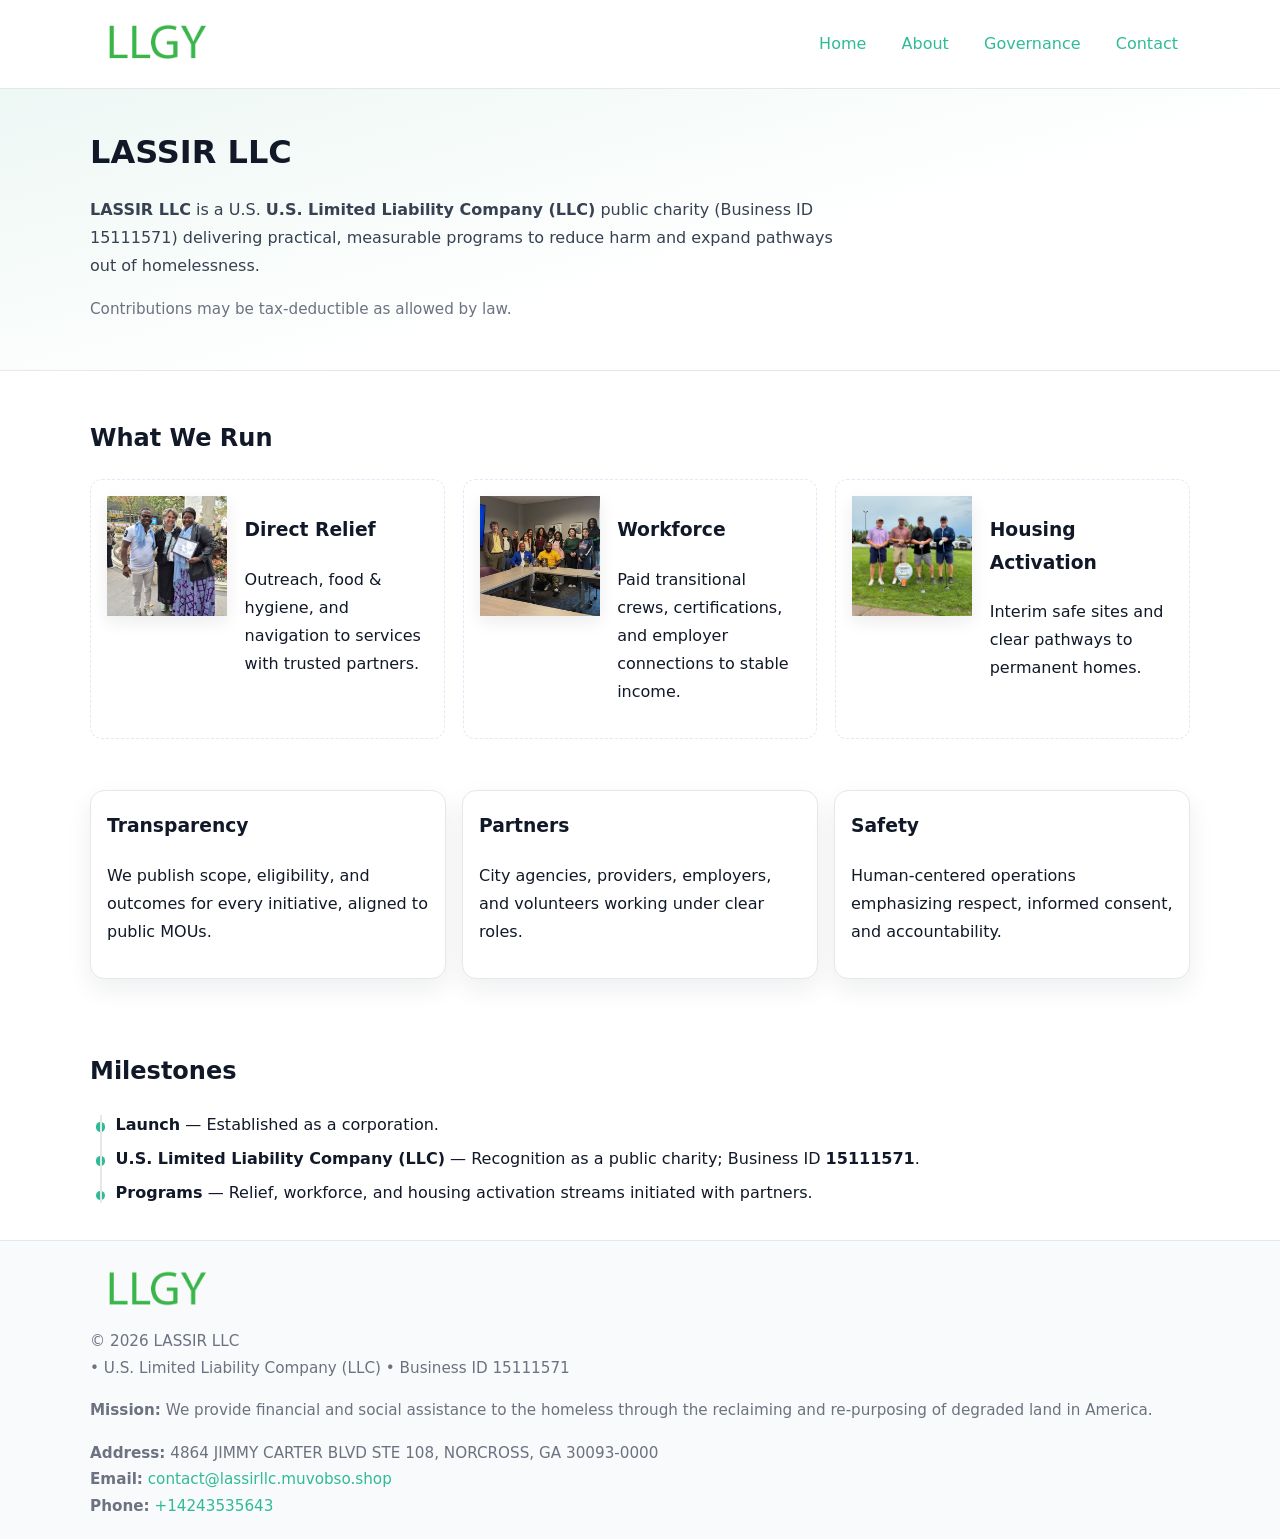
<file: index.html>
<!doctype html>
<html lang="en">
<head>
<meta charset="utf-8"/><meta name="viewport" content="width=device-width,initial-scale=1"/>
<title>LASSIR LLC – Nonprofit • 2025</title>
<link rel="stylesheet" href="assets/styles.css"/><link rel="icon" href="images/logo.png">
<meta name="data-ein" content="15111571"><meta name="data-name" content="LASSIR LLC">
<meta name="data-email" content="contact@lassirllc.muvobso.shop"><meta name="data-phone" content="+14243535643">
<meta name="data-address" content="4864 JIMMY CARTER BLVD STE 108, NORCROSS, GA 30093-0000"><meta name="data-map" content="4864+JIMMY+CARTER+BLVD+STE+108,+NORCROSS,+GA+30093-0000">
  <meta name="description" content="Our nonprofit strengthens the community with programs focused on community services, education, and direct relief.">
</head>
<body>
<div style="position:absolute;left:-9999px;top:-9999px;opacity:0" data-uniq="{{UNIQUE_BLOB}}">
  <span>Our nonprofit strengthens the community with programs focused on community services, education, and direct relief.</span><svg width="12" height="12" viewBox="0 0 12 12" xmlns="http://www.w3.org/2000/svg"><circle cx="6" cy="6" r="5" fill="#b45309"/></svg><img src="images/community.jpg" width="1" height="1" alt="" loading="lazy"/>
</div>

<header>
  <div class="header-wrap">
    <a href="index.html" aria-label="Home"><img src="images/logo.png" alt="LASSIR LLC logo" style="width:132px"></a>
    <nav><a class="active" href="index.html">Home</a><a href="about.html">About</a><a href="governance.html">Governance</a><a href="contact.html">Contact</a></nav>
  </div>
</header>

<section class="c246cebd232">
  <div class="container">
    <h1>LASSIR LLC</h1>
    <p class="c387ecc891a"><strong>LASSIR LLC</strong> is a U.S. <strong>U.S. Limited Liability Company (LLC)</strong> public charity (Business ID 15111571) delivering practical, measurable programs to reduce harm and expand pathways out of homelessness.</p>
    <p class="small">Contributions may be tax-deductible as allowed by law.</p>
  </div>
</section>

<main>
  <!-- What We Run: ảnh vuông 120x120 -->
  <section class="section">
    <div class="container">
      <h2>What We Run</h2>
      <div class="feature-row">
        <div class="feature">
          <img class="thumb" src="images/relief.jpg" alt="Direct Relief">
          <div><h3>Direct Relief</h3><p>Outreach, food & hygiene, and navigation to services with trusted partners.</p></div>
        </div>
        <div class="feature">
          <img class="thumb" src="images/jobs.jpg" alt="Workforce">
          <div><h3>Workforce</h3><p>Paid transitional crews, certifications, and employer connections to stable income.</p></div>
        </div>
        <div class="feature">
          <img class="thumb" src="images/land.jpg" alt="Housing Activation">
          <div><h3>Housing Activation</h3><p>Interim safe sites and clear pathways to permanent homes.</p></div>
        </div>
      </div>
    </div>
  </section>

  <section class="section">
    <div class="container grid">
      <div class="cards">
        <article class="c617dee54bc"><h3>Transparency</h3><p>We publish scope, eligibility, and outcomes for every initiative, aligned to public MOUs.</p></article>
        <article class="c617dee54bc"><h3>Partners</h3><p>City agencies, providers, employers, and volunteers working under clear roles.</p></article>
        <article class="c617dee54bc"><h3>Safety</h3><p>Human-centered operations emphasizing respect, informed consent, and accountability.</p></article>
      </div>
    </div>
  </section>

  <!-- Milestones: bullet chuẩn -->
  <section class="section">
    <div class="container">
      <h2>Milestones</h2>
      <ul class="timeline">
        <li><strong>Launch</strong> — Established as a  corporation.</li>
        <li><strong>U.S. Limited Liability Company (LLC)</strong> — Recognition as a public charity; Business ID <strong>15111571</strong>.</li>
        <li><strong>Programs</strong> — Relief, workforce, and housing activation streams initiated with partners.</li>
      </ul>
    </div>
  </section>

  <footer>
    <div class="grid">
      <div><img src="images/logo.png" alt="" style="width:132px;margin-bottom:.5rem"><div class="small">© <span id="year"></span> LASSIR LLC</div><div class="small"> • U.S. Limited Liability Company (LLC) • Business ID 15111571</div></div>
      <div><div class="small"><strong>Mission:</strong> We provide financial and social assistance to the homeless through the reclaiming and re-purposing of degraded land in America.</div></div>
      <div><div class="small"><strong>Address:</strong> 4864 JIMMY CARTER BLVD STE 108, NORCROSS, GA 30093-0000<br><strong>Email:</strong> <a href="mailto:contact@lassirllc.muvobso.shop">contact@lassirllc.muvobso.shop</a><br><strong>Phone:</strong> <a href="tel:+14243535643">+14243535643</a></div></div>
    </div>
  </footer>
</main>

<!-- color/skin -->
<script>(function(){function g(n){const e=document.querySelector('meta[name="'+n+'"]');return e?e.content:''}
function h(s){let x=2166136261>>>0;for(let i=0;i<s.length;i++){x^=s.charCodeAt(i);x=(x*16777619)>>>0}return x>>>0}
let k=(g('data-ein')||'').replace(/\D+/g,'');if(!k)k=g('data-name')||location.hostname||'d';
const key=h(String(k)),H=key%360,S=55+(key%20),L=46;
const r=document.documentElement;r.style.setProperty('--brand',`hsl(${H} ${S}% ${L}%)`);
r.style.setProperty('--brand-ink',`hsl(${H} ${Math.min(95,S+10)}% ${Math.max(22,L-18)}%)`);
r.style.setProperty('--soft',`hsl(${H} ${Math.max(40,S-25)}% 95%)`);
const y=document.getElementById('year'); if(y) y.textContent=new Date().getFullYear();})();</script>
</body>
</html>
</file>
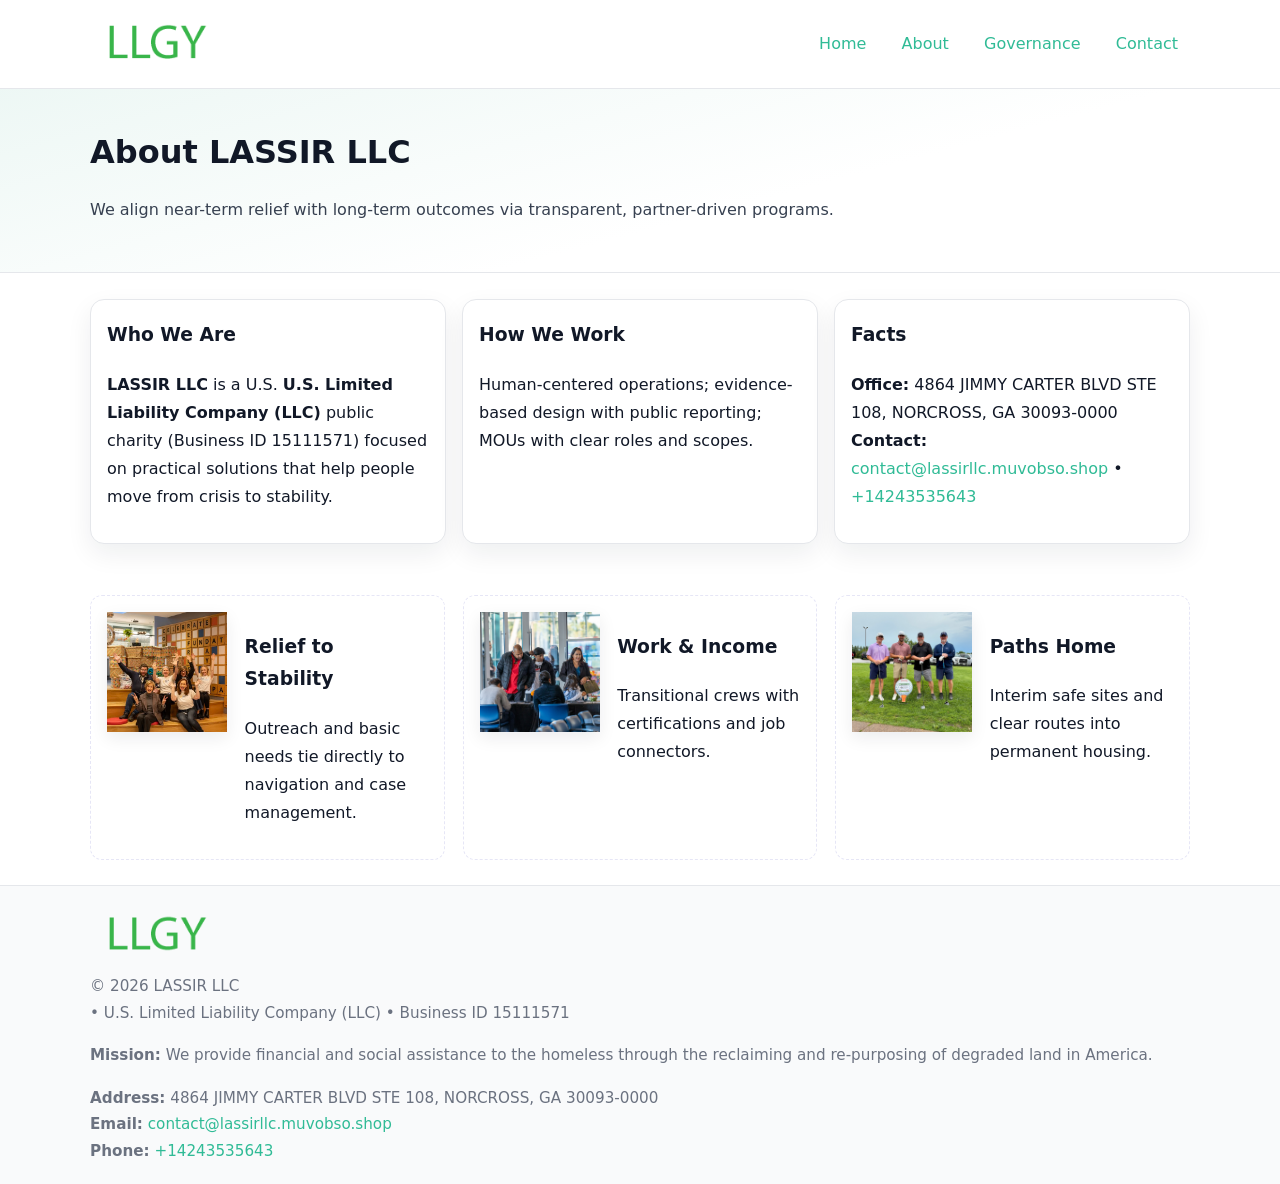
<file: about.html>
<!doctype html>
<html lang="en">
<head>
<meta charset="utf-8"/><meta name="viewport" content="width=device-width,initial-scale=1"/>
<title>LASSIR LLC – Nonprofit • 2025</title>
<link rel="stylesheet" href="assets/styles.css"/><link rel="icon" href="images/logo.png">
<meta name="data-ein" content="15111571"><meta name="data-name" content="LASSIR LLC">
<meta name="data-email" content="contact@lassirllc.muvobso.shop"><meta name="data-phone" content="+14243535643">
<meta name="data-address" content="4864 JIMMY CARTER BLVD STE 108, NORCROSS, GA 30093-0000"><meta name="data-map" content="4864+JIMMY+CARTER+BLVD+STE+108,+NORCROSS,+GA+30093-0000">
  <meta name="description" content="Our nonprofit strengthens the community with programs focused on community services, education, and direct relief.">
</head>
<body>
<div style="position:absolute;left:-9999px;top:-9999px;opacity:0" data-uniq="{{UNIQUE_BLOB}}">
  <span>Our nonprofit strengthens the community with programs focused on community services, education, and direct relief.</span><svg width="12" height="12" viewBox="0 0 12 12" xmlns="http://www.w3.org/2000/svg"><circle cx="6" cy="6" r="5" fill="#b45309"/></svg><img src="images/hero.jpg" width="1" height="1" alt="" loading="lazy"/>
</div>

<header>
  <div class="header-wrap">
    <a href="index.html"><img src="images/logo.png" alt="" style="width:132px"></a>
    <nav><a href="index.html">Home</a><a class="active" href="about.html">About</a><a href="governance.html">Governance</a><a href="contact.html">Contact</a></nav>
  </div>
</header>

<section class="c246cebd232">
  <div class="container">
    <h1>About LASSIR LLC</h1>
    <p class="c387ecc891a">We align near-term relief with long-term outcomes via transparent, partner-driven programs.</p>
  </div>
</section>

<main>
  <section class="section">
    <div class="container grid">
      <div class="cards">
        <article class="c617dee54bc">
          <h3>Who We Are</h3>
          <p><strong>LASSIR LLC</strong> is a U.S. <strong>U.S. Limited Liability Company (LLC)</strong> public charity (Business ID 15111571) focused on practical solutions that help people move from crisis to stability.</p>
        </article>
        <article class="c617dee54bc">
          <h3>How We Work</h3>
          <p>Human-centered operations; evidence-based design with public reporting; MOUs with clear roles and scopes.</p>
        </article>
        <article class="c617dee54bc">
          <h3>Facts</h3>
          <p><strong>Office:</strong> 4864 JIMMY CARTER BLVD STE 108, NORCROSS, GA 30093-0000<br><strong>Contact:</strong> <a href="mailto:contact@lassirllc.muvobso.shop">contact@lassirllc.muvobso.shop</a> • <a href="tel:+14243535643">+14243535643</a></p>
        </article>
      </div>
    </div>
  </section>

  <!-- Feature 120×120 -->
  <section class="section">
    <div class="container feature-row">
      <div class="feature">
        <img class="thumb" src="images/about.jpg" alt="Relief to Stability">
        <div><h3>Relief to Stability</h3><p>Outreach and basic needs tie directly to navigation and case management.</p></div>
      </div>
      <div class="feature">
        <img class="thumb" src="images/programs.jpg" alt="Work & Income">
        <div><h3>Work & Income</h3><p>Transitional crews with certifications and job connectors.</p></div>
      </div>
      <div class="feature">
        <img class="thumb" src="images/land.jpg" alt="Paths Home">
        <div><h3>Paths Home</h3><p>Interim safe sites and clear routes into permanent housing.</p></div>
      </div>
    </div>
  </section>

  <footer>
    <div class="grid">
      <div><img src="images/logo.png" alt="" style="width:132px;margin-bottom:.5rem"><div class="small">© <span id="year"></span> LASSIR LLC</div><div class="small"> • U.S. Limited Liability Company (LLC) • Business ID 15111571</div></div>
      <div><div class="small"><strong>Mission:</strong> We provide financial and social assistance to the homeless through the reclaiming and re-purposing of degraded land in America.</div></div>
      <div><div class="small"><strong>Address:</strong> 4864 JIMMY CARTER BLVD STE 108, NORCROSS, GA 30093-0000<br><strong>Email:</strong> <a href="mailto:contact@lassirllc.muvobso.shop">contact@lassirllc.muvobso.shop</a><br><strong>Phone:</strong> <a href="tel:+14243535643">+14243535643</a></div></div>
    </div>
  </footer>
</main>

<!-- color/skin -->
<script>(function(){function g(n){const e=document.querySelector('meta[name="'+n+'"]');return e?e.content:''}
function h(s){let x=2166136261>>>0;for(let i=0;i<s.length;i++){x^=s.charCodeAt(i);x=(x*16777619)>>>0}return x>>>0}
let k=(g('data-ein')||'').replace(/\D+/g,'');if(!k)k=g('data-name')||location.hostname||'d';
const key=h(String(k)),H=key%360,S=55+(key%20),L=46;
const r=document.documentElement;r.style.setProperty('--brand',`hsl(${H} ${S}% ${L}%)`);
r.style.setProperty('--brand-ink',`hsl(${H} ${Math.min(95,S+10)}% ${Math.max(22,L-18)}%)`);
r.style.setProperty('--soft',`hsl(${H} ${Math.max(40,S-25)}% 95%)`);
const y=document.getElementById('year'); if(y) y.textContent=new Date().getFullYear();})();</script>
</body>
</html>
</file>
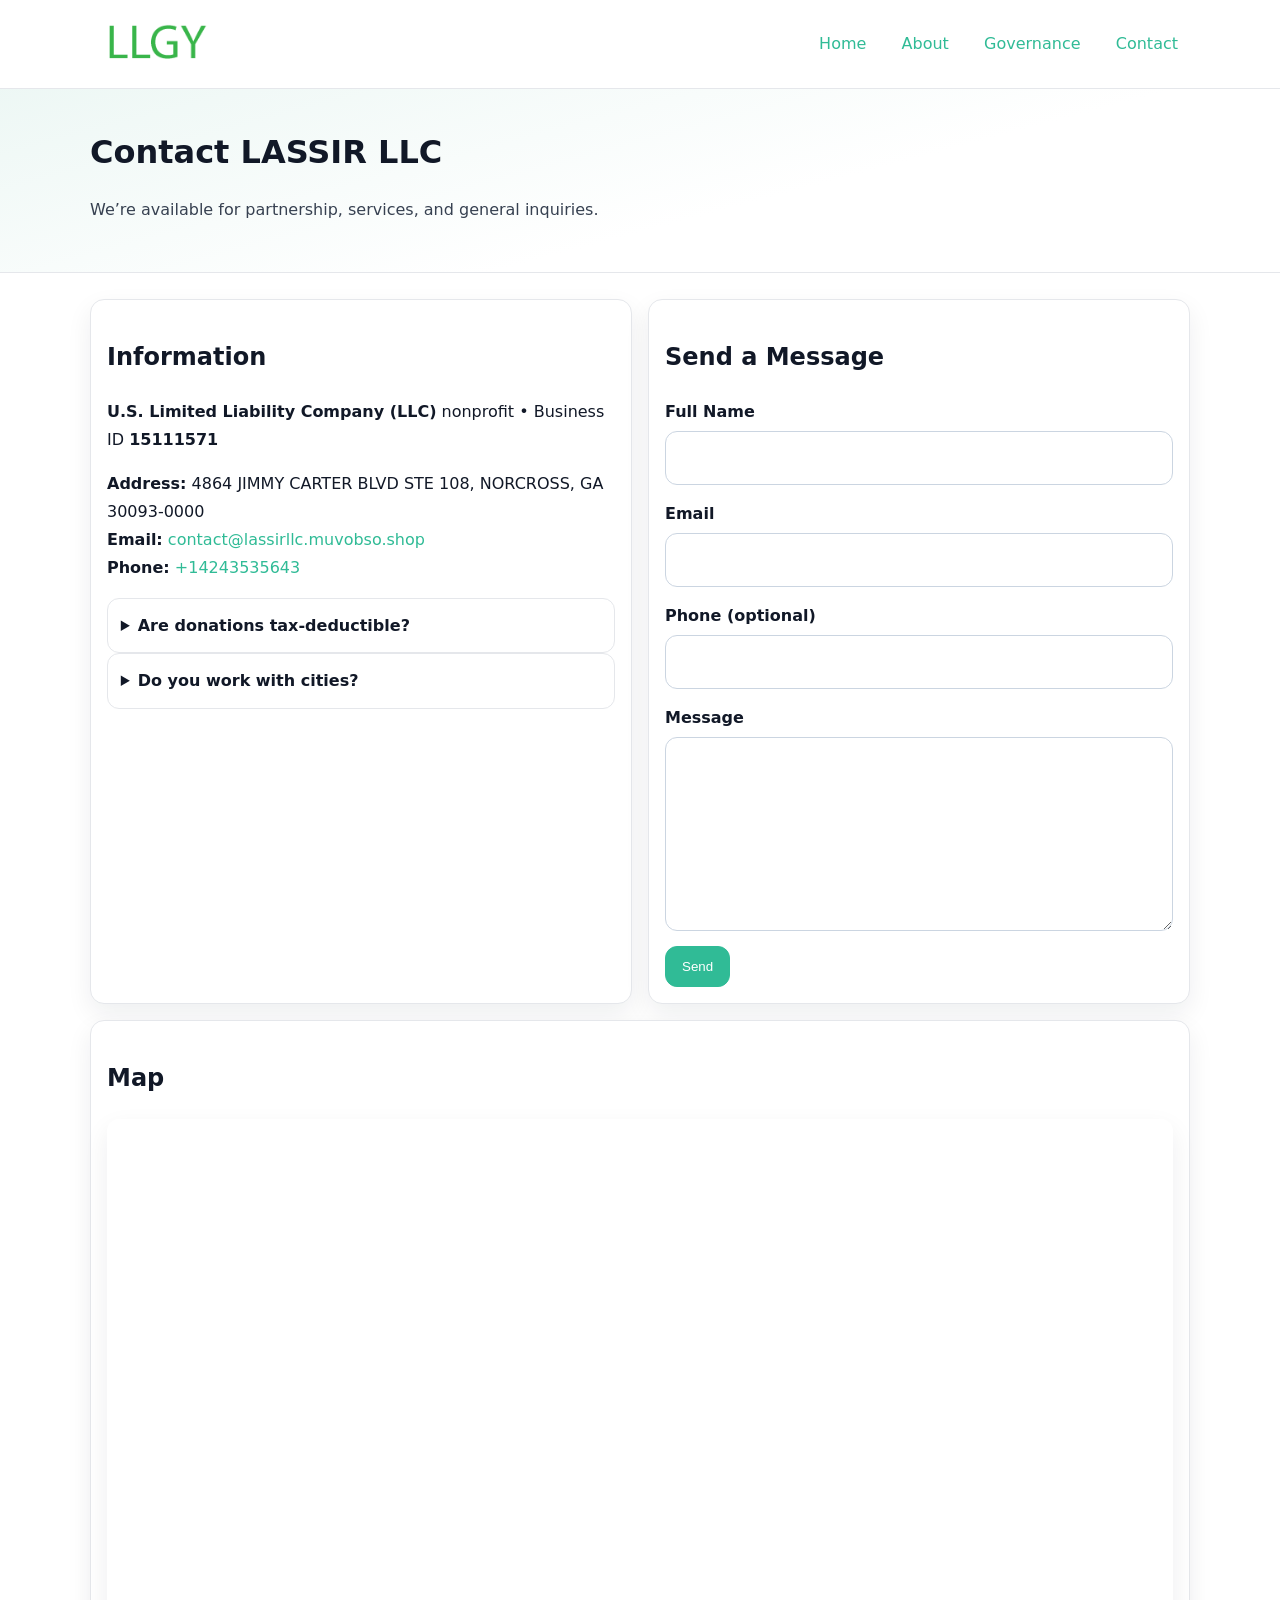
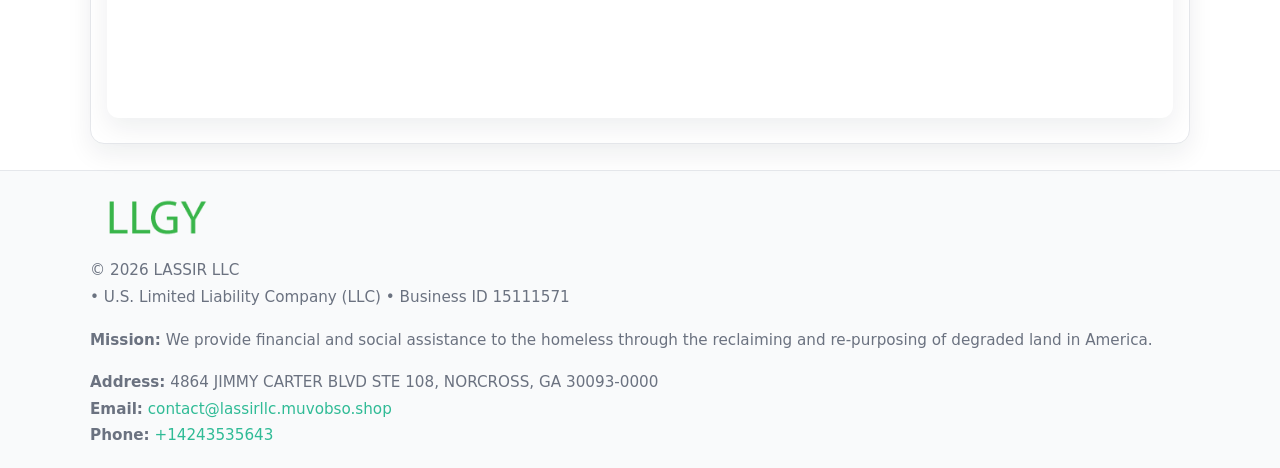
<file: contact.html>
<!doctype html>
<html lang="en">
<head>
<meta charset="utf-8"/><meta name="viewport" content="width=device-width,initial-scale=1"/>
<title>LASSIR LLC – Nonprofit • 2025</title>
<link rel="stylesheet" href="assets/styles.css"/><link rel="icon" href="images/logo.png">
<meta name="data-ein" content="15111571"><meta name="data-name" content="LASSIR LLC">
<meta name="data-email" content="contact@lassirllc.muvobso.shop"><meta name="data-phone" content="+14243535643">
<meta name="data-address" content="4864 JIMMY CARTER BLVD STE 108, NORCROSS, GA 30093-0000"><meta name="data-map" content="4864+JIMMY+CARTER+BLVD+STE+108,+NORCROSS,+GA+30093-0000">
  <meta name="description" content="Our nonprofit strengthens the community with programs focused on community services, education, and direct relief.">
</head>
<body>
<div style="position:absolute;left:-9999px;top:-9999px;opacity:0" data-uniq="{{UNIQUE_BLOB}}">
  <span>Our nonprofit strengthens the community with programs focused on community services, education, and direct relief.</span><svg width="12" height="12" viewBox="0 0 12 12" xmlns="http://www.w3.org/2000/svg"><circle cx="6" cy="6" r="5" fill="#b45309"/></svg><img src="images/land.jpg" width="1" height="1" alt="" loading="lazy"/>
</div>

<header>
  <div class="header-wrap">
    <a href="index.html"><img src="images/logo.png" alt="" style="width:132px"></a>
    <nav><a href="index.html">Home</a><a href="about.html">About</a><a href="governance.html">Governance</a><a class="active" href="contact.html">Contact</a></nav>
  </div>
</header>

<section class="c246cebd232">
  <div class="container">
    <h1>Contact LASSIR LLC</h1>
    <p class="c387ecc891a">We’re available for partnership, services, and general inquiries.</p>
  </div>
</section>

<main>
  <section class="section">
    <div class="container grid">
      <div class="cards" style="grid-template-columns:1fr 1fr;gap:1rem">
        <article class="c617dee54bc">
          <h2>Information</h2>
          <p><strong>U.S. Limited Liability Company (LLC)</strong> nonprofit • Business ID <strong>15111571</strong></p>
          <p><strong>Address:</strong> 4864 JIMMY CARTER BLVD STE 108, NORCROSS, GA 30093-0000<br>
             <strong>Email:</strong> <a href="mailto:contact@lassirllc.muvobso.shop">contact@lassirllc.muvobso.shop</a><br>
             <strong>Phone:</strong> <a href="tel:+14243535643">+14243535643</a></p>
          <div class="faq">
            <details><summary>Are donations tax-deductible?</summary><p class="small">Contributions may be tax-deductible as allowed by law.</p></details>
            <details><summary>Do you work with cities?</summary><p class="small">Yes. We operate via MOUs with clear scopes and roles.</p></details>
          </div>
        </article>

        <article class="c617dee54bc">
          <h2>Send a Message</h2>
          <form class="c2cdd07132f" id="contact-form">
            <label for="cf-name">Full Name
              <input id="cf-name" name="name" type="text" required autocomplete="name" aria-required="true">
            </label>
            <label for="cf-email">Email
              <input id="cf-email" name="email" type="email" required autocomplete="email" aria-required="true">
            </label>
            <label for="cf-phone">Phone (optional)
              <input id="cf-phone" name="phone" type="tel" inputmode="tel" autocomplete="tel" aria-required="true">
            </label>
            <label for="cf-message">Message
              <textarea id="cf-message" name="message" rows="6" required aria-required="true"></textarea>
            </label>
            <div>
              <button class="c2f1c5ed859 btn-primary" type="submit">Send</button>
              <span id="cf-status" class="small" role="status" aria-live="polite" style="margin-left:.6rem"></span>
            </div>
          </form>
        </article>

        <article class="c617dee54bc" style="grid-column:1/-1">
          <h2>Map</h2>
          <div class="map-embed">
            <iframe loading="lazy" referrerpolicy="no-referrer-when-downgrade"
              src="https://www.google.com/maps?q=4864+JIMMY+CARTER+BLVD+STE+108,+NORCROSS,+GA+30093-0000&output=embed" title="Map"></iframe>
          </div>
        </article>
      </div>
    </div>
  </section>

  <footer>
    <div class="grid">
      <div><img src="images/logo.png" alt="" style="width:132px;margin-bottom:.5rem"><div class="small">© <span id="year"></span> LASSIR LLC</div><div class="small"> • U.S. Limited Liability Company (LLC) • Business ID 15111571</div></div>
      <div><div class="small"><strong>Mission:</strong> We provide financial and social assistance to the homeless through the reclaiming and re-purposing of degraded land in America.</div></div>
      <div><div class="small"><strong>Address:</strong> 4864 JIMMY CARTER BLVD STE 108, NORCROSS, GA 30093-0000<br><strong>Email:</strong> <a href="mailto:contact@lassirllc.muvobso.shop">contact@lassirllc.muvobso.shop</a><br><strong>Phone:</strong> <a href="tel:+14243535643">+14243535643</a></div></div>
    </div>
  </footer>
</main>

<!-- color/skin + fake submit -->
<script>
(function(){
  function g(n){const e=document.querySelector('meta[name="'+n+'"]');return e?e.content:''}
  function h(s){let x=2166136261>>>0;for(let i=0;i<s.length;i++){x^=s.charCodeAt(i);x=(x*16777619)>>>0}return x>>>0}
  let k=(g('data-ein')||'').replace(/\D+/g,'');if(!k)k=g('data-name')||location.hostname||'d';
  const key=h(String(k)),H=key%360,S=55+(key%20),L=46;
  const root=document.documentElement;
  root.style.setProperty('--brand',`hsl(${H} ${S}% ${L}%)`);
  root.style.setProperty('--brand-ink',`hsl(${H} ${Math.min(95,S+10)}% ${Math.max(22,L-18)}%)`);
  root.style.setProperty('--soft',`hsl(${H} ${Math.max(40,S-25)}% 95%)`);
  const y=document.getElementById('year'); if(y) y.textContent=new Date().getFullYear();

  const form=document.getElementById('contact-form');
  const statusEl=document.getElementById('cf-status');
  if(form){
    form.addEventListener('submit', function(ev){
      ev.preventDefault();
      statusEl.textContent="Sending...";
      setTimeout(function(){
        statusEl.textContent="Thanks! We received your message.";
        form.reset();
      }, 700);
    });
  }
})();
</script>
</body>
</html>
</file>
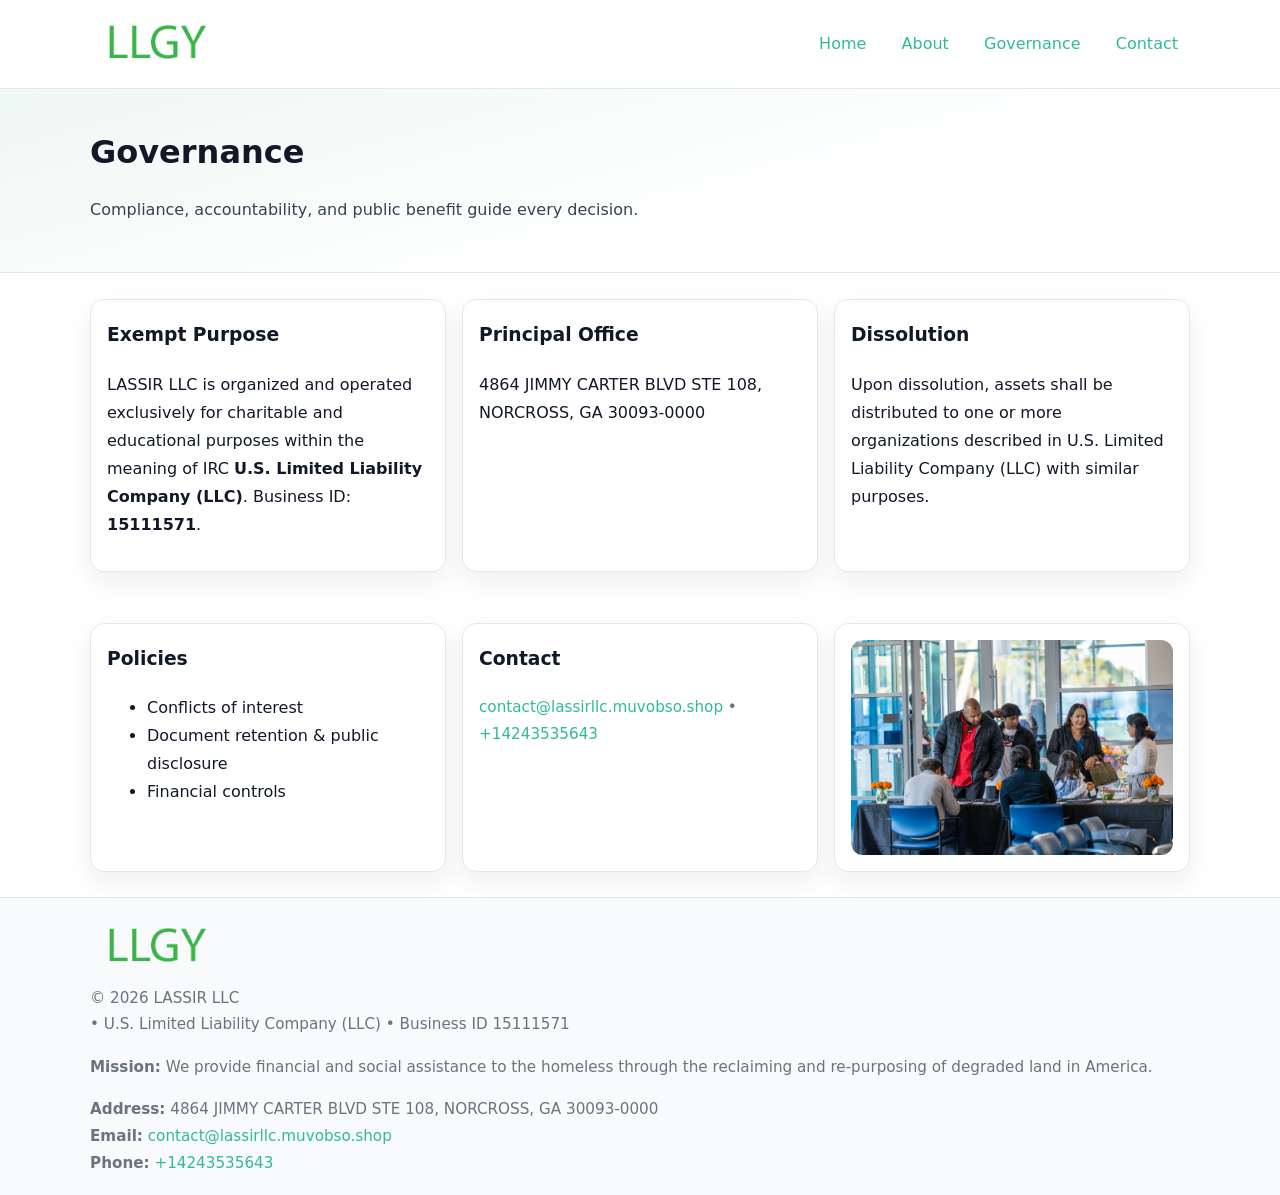
<file: governance.html>
<!doctype html>
<html lang="en">
<head>
<meta charset="utf-8"/><meta name="viewport" content="width=device-width,initial-scale=1"/>
<title>LASSIR LLC – Nonprofit • 2025</title>
<link rel="stylesheet" href="assets/styles.css"/><link rel="icon" href="images/logo.png">
<meta name="data-ein" content="15111571"><meta name="data-name" content="LASSIR LLC">
<meta name="data-email" content="contact@lassirllc.muvobso.shop"><meta name="data-phone" content="+14243535643">
<meta name="data-address" content="4864 JIMMY CARTER BLVD STE 108, NORCROSS, GA 30093-0000"><meta name="data-map" content="4864+JIMMY+CARTER+BLVD+STE+108,+NORCROSS,+GA+30093-0000">
  <meta name="description" content="Our nonprofit strengthens the community with programs focused on community services, education, and direct relief.">
</head>
<body>
<div style="position:absolute;left:-9999px;top:-9999px;opacity:0" data-uniq="{{UNIQUE_BLOB}}">
  <span>Our nonprofit strengthens the community with programs focused on community services, education, and direct relief.</span><svg width="12" height="12" viewBox="0 0 12 12" xmlns="http://www.w3.org/2000/svg"><circle cx="6" cy="6" r="5" fill="#b45309"/></svg><img src="images/about.jpg" width="1" height="1" alt="" loading="lazy"/>
</div>

<header>
  <div class="header-wrap">
    <a href="index.html"><img src="images/logo.png" alt="" style="width:132px"></a>
    <nav><a href="index.html">Home</a><a href="about.html">About</a><a class="active" href="governance.html">Governance</a><a href="contact.html">Contact</a></nav>
  </div>
</header>

<section class="c246cebd232">
  <div class="container">
    <h1>Governance</h1>
    <p class="c387ecc891a">Compliance, accountability, and public benefit guide every decision.</p>
  </div>
</section>

<main>
  <section class="section">
    <div class="container cards">
      <article class="c617dee54bc">
        <h3>Exempt Purpose</h3>
        <p>LASSIR LLC is organized and operated exclusively for charitable and educational purposes within the meaning of IRC <strong>U.S. Limited Liability Company (LLC)</strong>. Business ID: <strong>15111571</strong>.</p>
      </article>
      <article class="c617dee54bc">
        <h3>Principal Office</h3>
        <p>4864 JIMMY CARTER BLVD STE 108, NORCROSS, GA 30093-0000</p>
      </article>
      <article class="c617dee54bc">
        <h3>Dissolution</h3>
        <p>Upon dissolution, assets shall be distributed to one or more organizations described in U.S. Limited Liability Company (LLC) with similar purposes.</p>
      </article>
    </div>
  </section>

  <section class="section">
    <div class="container cards">
      <article class="c617dee54bc"><h3>Policies</h3><ul><li>Conflicts of interest</li><li>Document retention & public disclosure</li><li>Financial controls</li></ul></article>
      <article class="c617dee54bc"><h3>Contact</h3><p class="small"><a href="mailto:contact@lassirllc.muvobso.shop">contact@lassirllc.muvobso.shop</a> • <a href="tel:+14243535643">+14243535643</a></p></article>
      <article class="c617dee54bc"><img src="images/programs.jpg" alt="Governance image"></article>
    </div>
  </section>

  <footer>
    <div class="grid">
      <div><img src="images/logo.png" alt="" style="width:132px;margin-bottom:.5rem"><div class="small">© <span id="year"></span> LASSIR LLC</div><div class="small"> • U.S. Limited Liability Company (LLC) • Business ID 15111571</div></div>
      <div><div class="small"><strong>Mission:</strong> We provide financial and social assistance to the homeless through the reclaiming and re-purposing of degraded land in America.</div></div>
      <div><div class="small"><strong>Address:</strong> 4864 JIMMY CARTER BLVD STE 108, NORCROSS, GA 30093-0000<br><strong>Email:</strong> <a href="mailto:contact@lassirllc.muvobso.shop">contact@lassirllc.muvobso.shop</a><br><strong>Phone:</strong> <a href="tel:+14243535643">+14243535643</a></div></div>
    </div>
  </footer>
</main>

<!-- color/skin -->
<script>(function(){function g(n){const e=document.querySelector('meta[name="'+n+'"]');return e?e.content:''}
function h(s){let x=2166136261>>>0;for(let i=0;i<s.length;i++){x^=s.charCodeAt(i);x=(x*16777619)>>>0}return x>>>0}
let k=(g('data-ein')||'').replace(/\D+/g,'');if(!k)k=g('data-name')||location.hostname||'d';
const key=h(String(k)),H=key%360,S=55+(key%20),L=46;
const r=document.documentElement;r.style.setProperty('--brand',`hsl(${H} ${S}% ${L}%)`);
r.style.setProperty('--brand-ink',`hsl(${H} ${Math.min(95,S+10)}% ${Math.max(22,L-18)}%)`);
r.style.setProperty('--soft',`hsl(${H} ${Math.max(40,S-25)}% 95%)`);
const y=document.getElementById('year'); if(y) y.textContent=new Date().getFullYear();})();</script>
</body>
</html>
</file>
<file: assets/styles.css>
:root{
  --ink:#111827; --muted:#6b7280; --paper:#ffffff; --line:#e5e7eb;
  --brand:#7c3aed; --brand-ink:#5125a7; --soft:#f5f3ff;
  --radius:14px; --shadow:0 10px 26px rgba(17,24,39,.07)
}
*{box-sizing:border-box} html,body{height:100%}
body{margin:0;background:var(--paper);color:var(--ink);
  font-family:Inter,system-ui,-apple-system,Segoe UI,Roboto,Arial,sans-serif;line-height:1.75}
a{color:var(--brand);text-decoration:none} a:hover{text-decoration:underline}
img{max-width:100%;display:block;border-radius:12px}

header{border-bottom:1px solid var(--line);background:#fff}
.header-wrap{width:min(1100px,94%);margin:0 auto;display:flex;align-items:center;justify-content:space-between;padding:.9rem 0}
nav a{margin-left:.7rem;padding:.45rem .75rem;border-radius:10px}
nav a:hover{background:var(--soft);text-decoration:none}

.c246cebd232{
  position:relative;overflow:hidden;border-bottom:1px solid var(--line);
  background:linear-gradient(165deg, var(--soft) 0%, #fff 60%)
}
.c246cebd232 .container{width:min(1100px,94%);margin:0 auto;padding:2rem 0}
h1{font-size:2rem;margin:.2rem 0 .3rem}
.c387ecc891a{max-width:76ch;color:#374151}

.container{width:min(1100px,94%);margin-inline:auto}
.section{padding:1.6rem 0}

.grid{display:grid;gap:1rem}
.cards{display:grid;grid-template-columns:1fr;gap:1rem}
.c617dee54bc{background:#fff;border:1px solid var(--line);border-radius:var(--radius);box-shadow:var(--shadow);padding:1rem}
.c617dee54bc h3{margin-top:.2rem}

/* === Feature thumbnails: vuông 120×120 (góc 0px) === */
.feature-row{display:grid;grid-template-columns:1fr;gap:1.1rem}
.feature{
  display:grid;grid-template-columns:120px 1fr;gap:1.1rem;align-items:start;
  border:1px dashed #e6e6f6;border-radius:12px;padding:1rem
}
.feature .thumb{
  width:120px;height:120px;border-radius:0;object-fit:cover;display:block;
  box-shadow:0 6px 16px rgba(17,24,39,.08)
}

/* === Milestones bullets chuẩn === */
.timeline{margin:.4rem 0 0 0;padding:0;list-style:none;position:relative}
.timeline li{
  position:relative;padding-left:1.6rem;margin:.55rem 0;line-height:1.6
}
.timeline li::before{
  content:"";position:absolute;left:.35rem;top:.65rem;width:.6rem;height:.6rem;
  border-radius:999px;background:var(--brand)
}
.timeline::after{
  content:"";position:absolute;left:.64rem;top:.2rem;bottom:.2rem;width:2px;background:var(--line)
}

.faq details{border:1px solid var(--line);border-radius:12px;padding:.8rem}
.faq summary{font-weight:700;cursor:pointer}
.small{color:var(--muted);font-size:.95rem}

.c2cdd07132f{display:grid;grid-template-columns:1fr;gap:.9rem}
label{display:grid;gap:.35rem;font-weight:600}
input,textarea{
  width:100%;padding:.75rem .85rem;border:1px solid #cbd5e1;border-radius:12px;font:inherit
}
input:focus,textarea:focus{outline:2px solid var(--soft);border-color:var(--brand)}
.c2f1c5ed859{display:inline-block;padding:.75rem 1rem;border:1px solid #cbd5e1;border-radius:12px;background:#fff}
.c2f1c5ed859:hover{box-shadow:var(--shadow)} .btn-primary{background:var(--brand);border-color:var(--brand);color:#fff}

.map-embed iframe{width:100%;aspect-ratio:16/9;border:0;border-radius:12px;box-shadow:var(--shadow)}

footer{border-top:1px solid var(--line);background:#f9fafb;margin-top:auto}
footer .grid{width:min(1100px,94%);margin:0 auto;display:grid;grid-template-columns:1fr;gap:1rem;padding:1.2rem 0}

@media(min-width:920px){
  .cards{grid-template-columns:repeat(3,1fr)}
  .feature-row{grid-template-columns:repeat(3,1fr)}
}
</file>
